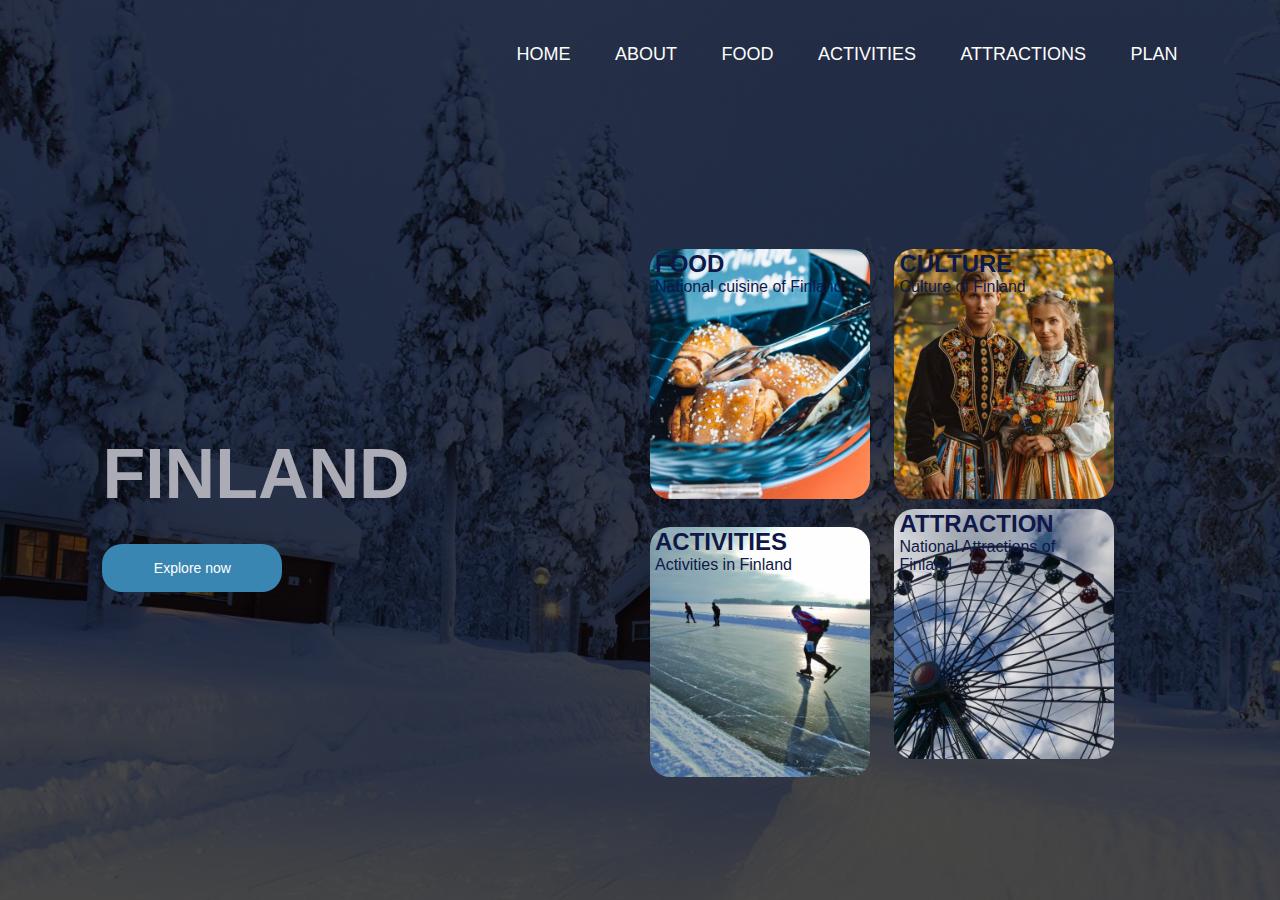
<file: index.html>
<!DOCTYPE html>
<html lang="en">
    <head>
        <meta charset="UTF-8">
        <meta name="viewport" content="width=device-width, initial-scale=1">
        <link rel="stylesheet" type="text/css" href="style.css">
        <title> Country </title>
        </head>
        <body>
            <div class="container">
                <!--Navigation bars-->
                <div class="navbar">
                    <nav>
                        <ul>
                            <li><a href="">HOME</a></li>
                            <li><a href="about.html">ABOUT</a></li>
                            <li><a href="food.html">FOOD</a></li>
                            <li><a href="activities.html">ACTIVITIES</a></li>
                            <li><a href="attraction.html">ATTRACTIONS</a></li>
                            <li><a href="plan.html">PLAN</a></li>
                        </ul>
                    </nav>
                </div>
                <div class = "row">
                    <!--Button linking to about page-->
                    <div class="col">
                        <h1> FINLAND </h1>
                        <button onclick="gotoaboutpage()" id="gotoabout" class="button indexbutton"> Explore now </button>
                       
                    </div>
            

                    <div class="col">
                        <div class="card card1">
                            <h2> FOOD </h2>
                            <p> National cuisine of Finland </p>
                        </div>
                        <div class="card card2">
                            <h2> CULTURE </h2>
                            <p> Culture of Finland </p>
                        </div>
                        <div class="card card3">
                            <h2> ACTIVITIES </h2>
                            <p> Activities in Finland </p>
                        </div>
                        <div class="card card4">
                            <h2> ATTRACTION </h2>
                            <p> National Attractions of Finland </p>
                        </div>
                    </div>
                </div>
            </div>


             <!--JS link-->
            <script src="script.js"></script>
        </body>
</html>
</file>
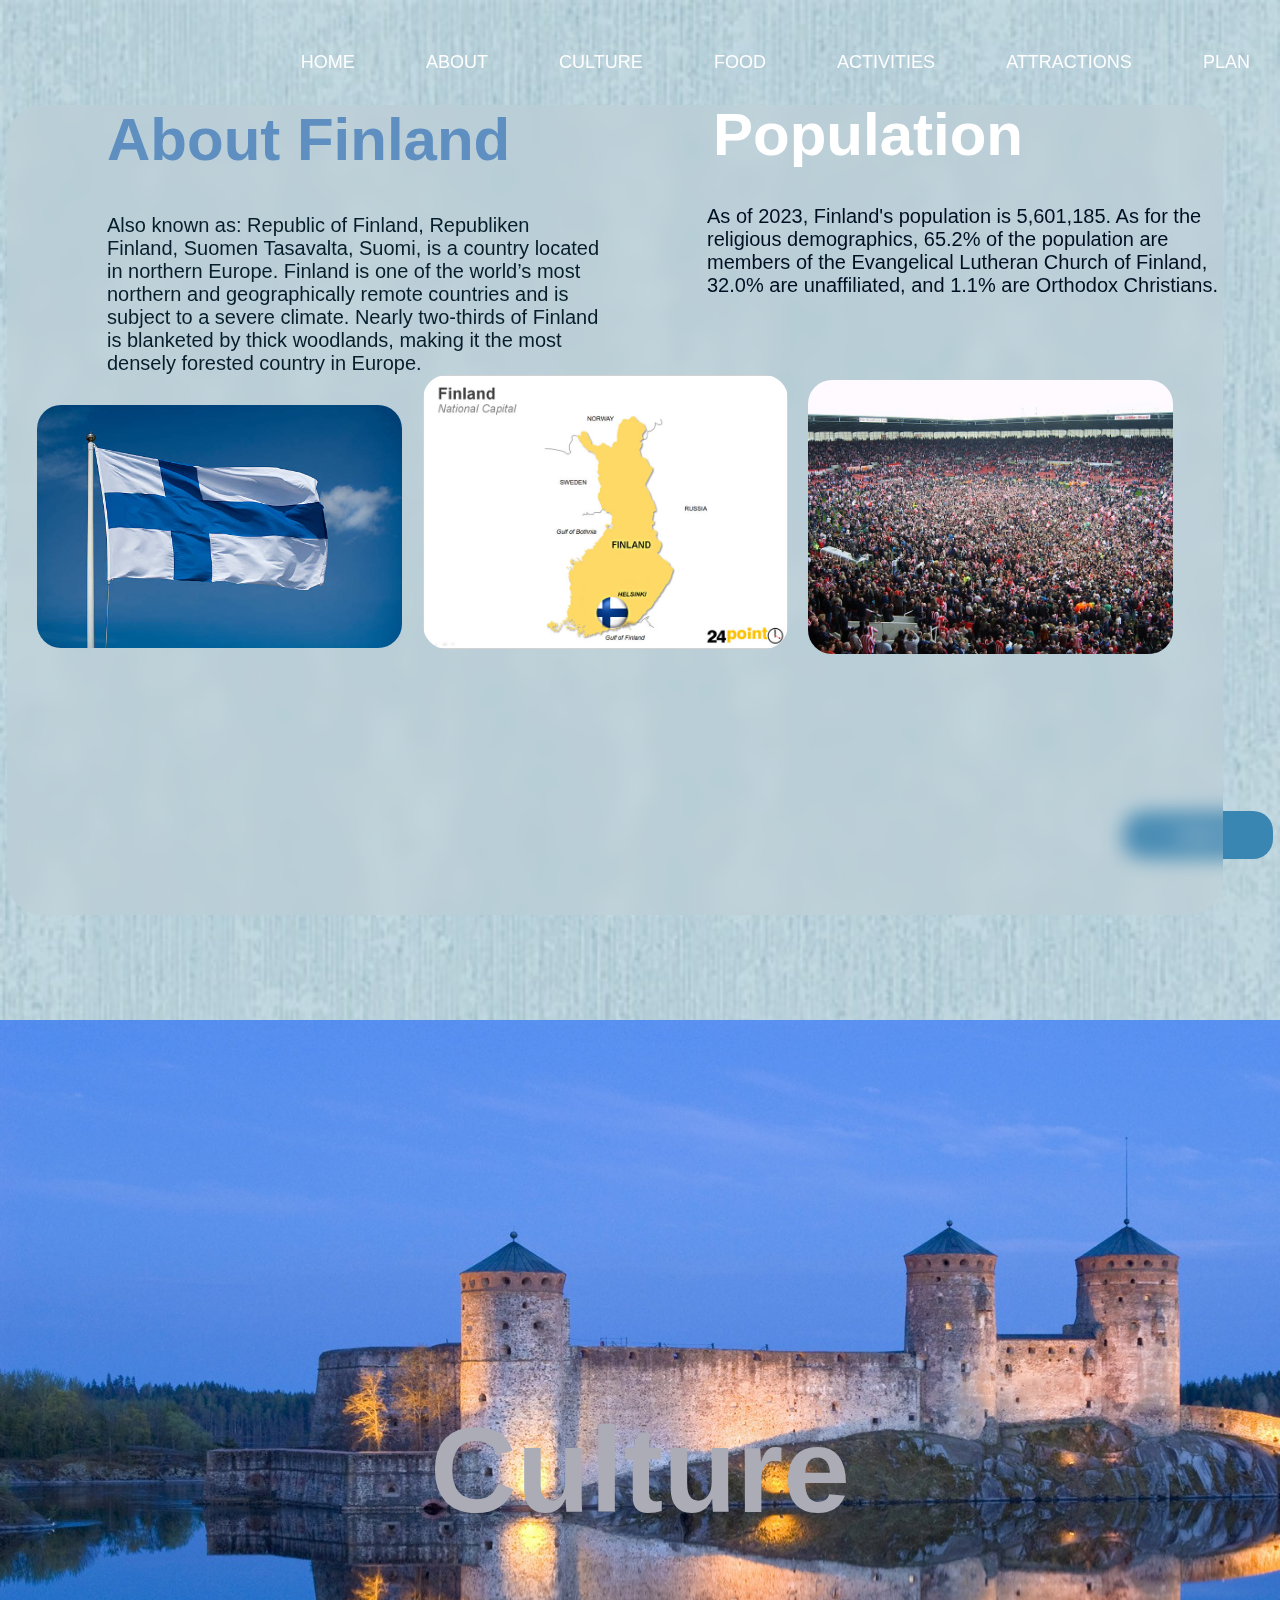
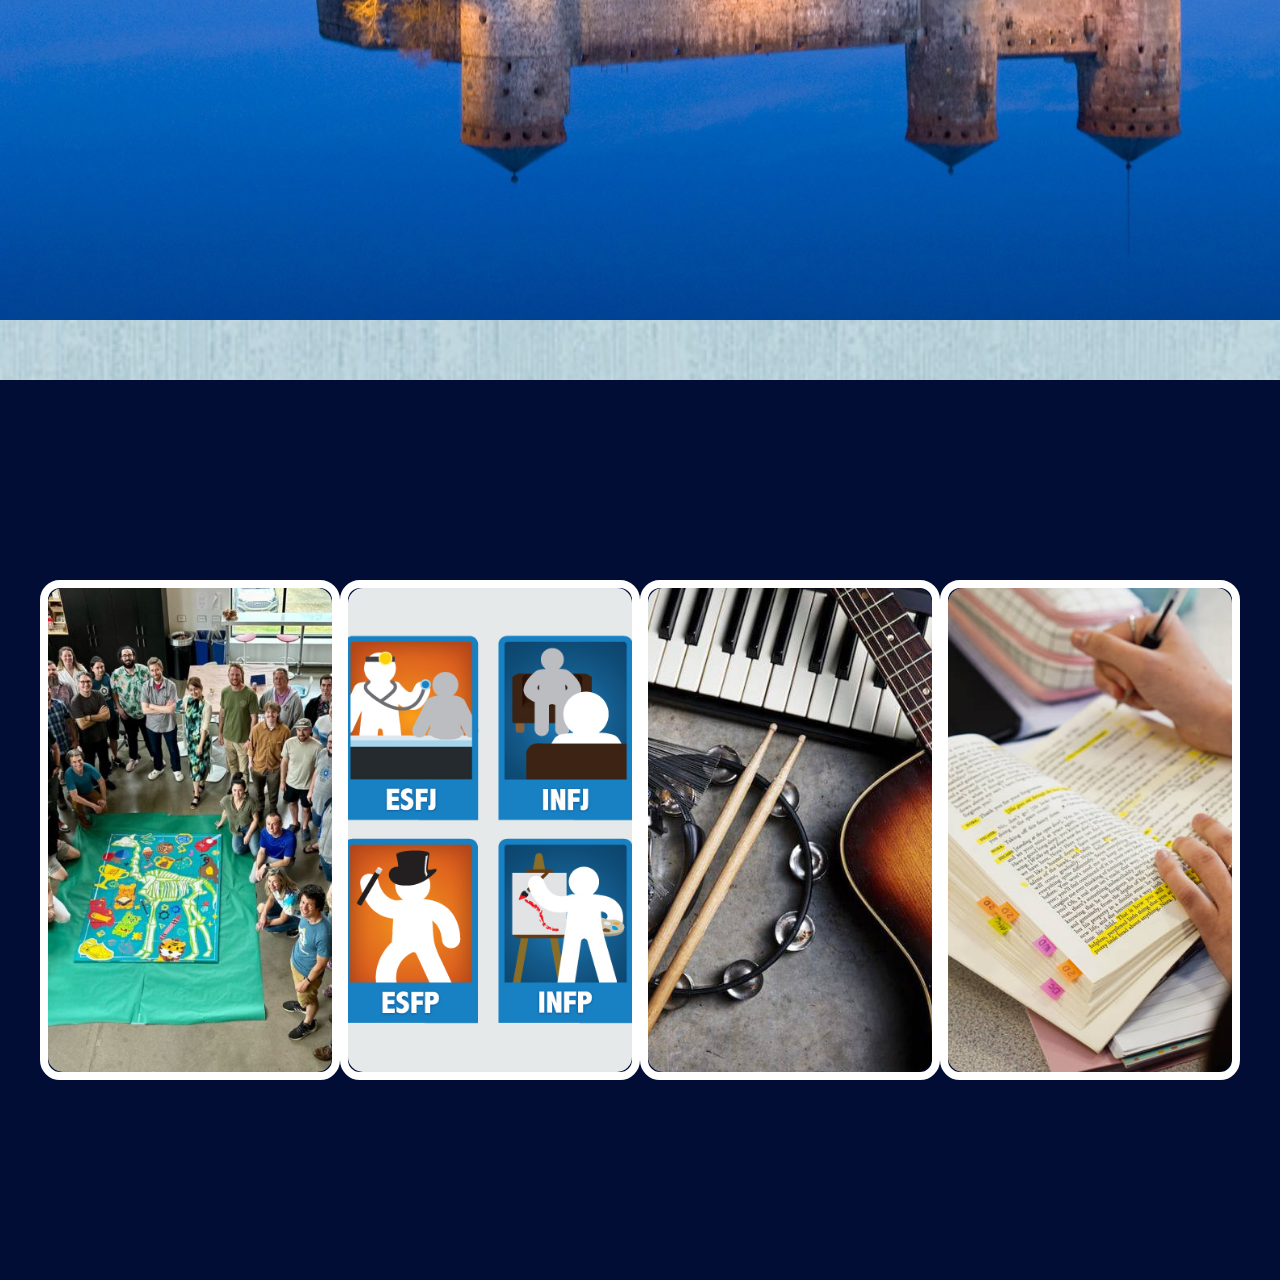
<file: about.html>
<!DOCTYPE html>
<html lang="en">
    <head>
        <meta charset="UTF-8">
        <meta name="viewport" content="width=device-width, initial-scale=1">
        <link rel="stylesheet" type="text/css" href="style.css">
        <title> About </title>
    </head>
        <body class="aboutpage">
            <!--Navigation bars-->
            <div class="navbar1">
                <nav class="aboutnav">
                    <ul>
                        <li><a href="index.html">HOME</a></li>
                        <li><a href="about.html">ABOUT</a></li>
                        <li><a href="#culture">CULTURE</a></li>
                        <li><a href="food.html">FOOD</a></li>
                        <li><a href="activities.html">ACTIVITIES</a></li>
                        <li><a href="attraction.html">ATTRACTIONS</a></li>
                        <li><a href="plan.html">PLAN</a></li>
                    </ul>
                </nav>
            </div>
        <section id="about">
            <div class="about-box">
             <div class="about-content">
                 <h1> About Finland </h1>
                 <p> Also known as: Republic of Finland, Republiken Finland, Suomen Tasavalta, Suomi, is a country located in northern Europe. Finland is one of the world’s most northern and geographically remote countries and is subject to a severe climate. Nearly two-thirds of Finland is blanketed by thick woodlands, making it the most densely forested country in Europe.</p> <!--Information from Britannica, Available at https://www.britannica.com/place/Finland--> 
             </div>
             <div class="about-population">
                <h2> Population </h2>
                <p> As of 2023, Finland's population is 5,601,185. As for the religious demographics, 65.2% of the population are members of the Evangelical Lutheran Church of Finland, 32.0% are unaffiliated, and 1.1% are Orthodox Christians. </p> <!--Information from Wikipedia. *Religion in Finland*. Available at https://en.wikipedia.org/wiki/Religion_in_Finland-->
             </div>

               <div class="right-grid">
                <img src="pictures/flag.jpg" alt="img" class="about-img"> 
                <img src="pictures/population.jpg" alt="img" class="about-img1"> <!--Image from Wikipedia. Available at https://en.wikipedia.org/wiki/Pitch_invasion-->
                <img src="pictures/mapimage.jpg" alt="img" class="about-img2"> <!--Image from Flickr. Available at https://www.flickr.com/photos/24point0/6301602572 -->
               </div>
            </div>
            <!--Button linking to culture page-->
            <button onclick="toculturepage()" class="button1 culturebutton">Culture</button>
        </section>
    <!--Culture Page and its content-->
        <section id="culture">
                <div class="culture-intro">
                    <h1> Culture </h1>
                </div>
        </section>

    <section class="culture-page">
        <div class="culture-box">
            <div class="culturecard">
                <img src="pictures/peopleimg.jpg" alt="img" class="peopleimg"> <!--Image from Rustici Software. Available at https://rusticisoftware.com/about/?utm_source=google&utm_medium=natural_search-->
                <div class="culturecontent">
                    <h1>People</h1>
                    <p>Finns view themselves as egalitarian people whose culture is based on democratic principles of respect and interdependence. They like people for who they are and not for what they do for a living, their professional accomplishments, or how much money they earn.</p>
                </div>
            </div>

            <div class="culturecard">
                <img src="pictures/personality.jpg" alt="img" class="personalityimg"><!--Image from Dribble. Available at https://dribbble.com/shots/1422688-Myers-Briggs-Personality-Type-Icons-->
                <div class="culturecontent">
        <!--All information from FinlandQ. *What is Finnish culture? Everything aboout Finnish culture*. Available at https://finlandq.com/finnish-culture/ (Accessed: 6 November 2024)-->            
                    <h1>Personality</h1> 
                    <p>Although the Finns often seem silent, it does not mean that they are not warm-hearted. Finns believe that they should break the silence only when they have something valuable to say. Finns are often very punctual in their work. Work is done quietly, quickly, and conscientiously.</p>
                </div>
            </div>

            <div class="culturecard">
                <img src="pictures/music.jpg" alt="img" class="musicimg"> <!--Image from Music House, 2024. Available at https://www.musichouseschool.com/piano-guitar-or-drums-how-to-pick-your-first-musical-instrument-->
                <div class="culturecontent">
                    <h1>Music</h1>
                    <p>Finland is a country where people love tango. However, Finnish tango is not as energetic as the Argentinean tango but rather emotionally charged. Each year in Seinäjoki, the “Tango Capital,” the Finnish king and queen of tango are chosen. They have to not only dance but also sing. In Finland, jazz music is highly popular, with the most famous Finnish jazz festival held annually in Pori.</p>
                </div>
            </div>
        

            <div class="culturecard">
                <img src="pictures/literature.jpg" alt="img" class="literatureimg"> <!--Image from City of Portsmouth College. Available at https://www.city-of-portsmouth-college.ac.uk/a-levels/a-level-english-language-and-literature-q100037/-->
                <div class="culturecontent">
                    <h1>Literature</h1>
                    <p>Any discussion of Finnish literature must start with the “Kalevala,” the national epic of Finland. Elias Lönnrot, in the mid-19th century, compiled folk songs and wove them together into the epic “Kalevala.” He claimed he merely laid the pieces together, but in reality, he created a completely new work.</p>
                </div>
            </div>
        </div>
        
        
        

    </section>
    <!--JS link-->
    <script src="script.js"></script>
    </body>
    </html>
</file>
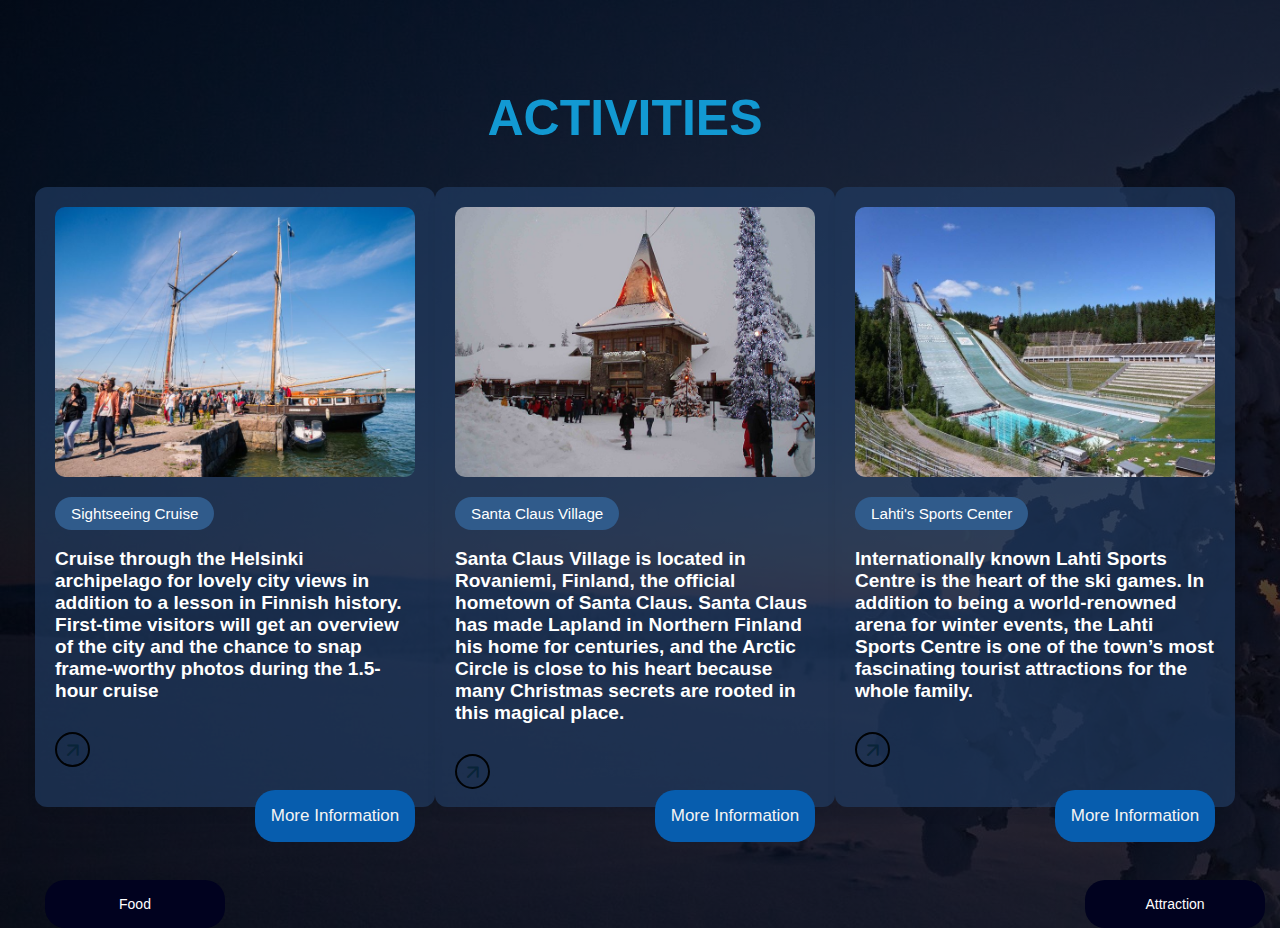
<file: activities.html>
<!DOCTYPE html>
<html lang="en">
    <head>
        <meta charset="UTF-8">
        <meta name="viewport" content="width=device-width, initial-scale=1">
        <!--Link to the arrow forward icon-->
        <link rel="stylesheet" href="https://fonts.googleapis.com/css2?family=Material+Symbols+Rounded:opsz,wght,FILL,GRAD@24,400,0,0&icon_names=arrow_forward">
        <link rel="stylesheet" type="text/css" href="style.css">
        <title> Activities and Attractions </title>
        </head>
        <body class="funpage">
            <div id="activitycontainer">
                <div class="activityheader">
                    <h1> ACTIVITIES </h1>
                </div>
                <!--Activity contents-->
                <div id="act-wrapper">
                    <ul class="activity-list">
                        <li class="activity-item">
                            <a href="#" class="activity-link">
                                <img src="pictures/sightseeingcruise.jpg" alt="Activity Image" class="activity-image"> <!--Image from Finland Convention Bureau. Available at https://fcb.visitfinland.com/en/plan/incentives/water-activities/-->
                                <p class="activity1 cruise">Sightseeing Cruise</p>
                                <h2 class="activity-title">Cruise through the Helsinki archipelago for lovely city views in addition to a lesson in Finnish history. First-time visitors will get an overview of the city and the chance to snap frame-worthy photos during the 1.5-hour cruise</h2> <!--viator. Sightseeing Cruise in Archipelago of Helsinki. Available at https://www.viator.com/en-IN/tours/Helsinki/Historical-Archipelago-Cruise/d803-60311P3 (Accessed: 7 November 2024)-->
                                <button class="activity-button material-symbols-rounded">arrow_forward</button>
                                <a href="https://www.viator.com/en-IN/tours/Helsinki/Historical-Archipelago-Cruise/d803-60311P3">
                                    <button class="ext-link extbutton">More Information</button>
                                </a>
                            </a>
            
                        </li>
                        <li class="activity-item">
                            <a href="#" class="activity-link">
                                <img src="pictures/santaclaus.jpg" alt="Activity Image" class="activity-image"> <!--Image from Wikipedia, 2015. Available at https://en.wikipedia.org/wiki/Santa_Claus%27_Main_Post_Office-->
                                <p class="activity1 santa">Santa Claus Village</p>
                                <h2 class="activity-title">Santa Claus Village is located in Rovaniemi, Finland, the official hometown of Santa Claus. Santa Claus has made Lapland in Northern Finland his home for centuries, and the Arctic Circle is close to his heart because many Christmas secrets are rooted in this magical place.</h2> <!--Santa Claus Village. Welcome to Santa Claus Village & the Arctic Circle!. Available at https://santaclausvillage.info/ (Accessed: 7 November 2024)-->
                                <button class="activity-button material-symbols-rounded">arrow_forward</button>                   
                               <a href="https://santaclausvillage.info/">
                                    <button class="ext-link extbutton">More Information</button>
                                </a>
                            </a>
                        </li>
                        <li class="activity-item">
                            <a href="#" class="activity-link">
                                <img src="pictures/lahtisportcenter.jpg" alt="Activity Image" class="activity-image">
                                <p class="activity1 lahti">Lahti's Sports Center</p>
                                <h2 class="activity-title">Internationally known Lahti Sports Centre is the heart of the ski games. In addition to being a world-renowned arena for winter events, the Lahti Sports Centre is one of the town’s most fascinating tourist attractions for the whole family.</h2> <!--Lakeland. Lahti Sports Centre. Available at https://visitlakelandfinland.com/products/lahti-sports-centre/ (Accessed: 7th November 2024)-->
                                <button class="activity-button material-symbols-rounded">arrow_forward</button>
                                <a href="https://visitlakelandfinland.com/products/lahti-sports-centre/">
                                    <button class="ext-link extbutton">More Information</button>
                                </a>
                            </a>
                        </li>
                        
                    </ul>
                    
                </div>
            </div>

            <!--Links to next attraction page-->
          
                <button onclick="toattractionpage()" class="button3 tonextpgbutton"> Attraction </button>
               
            <!--Links to previous food page-->
                <a href="food.html">
                    <button onclick="backtofoodpage()" class="button4 topreviouspgbutton">Food</button>
                    </a>
                    
                    <!--JS link-->
                    <script src="script.js"></script>
        </body>
</html>

<!--Stray end tag a,  element button must not appear as a descendant of the a element, start tag a seen but an element of the same type was already-->
</file>
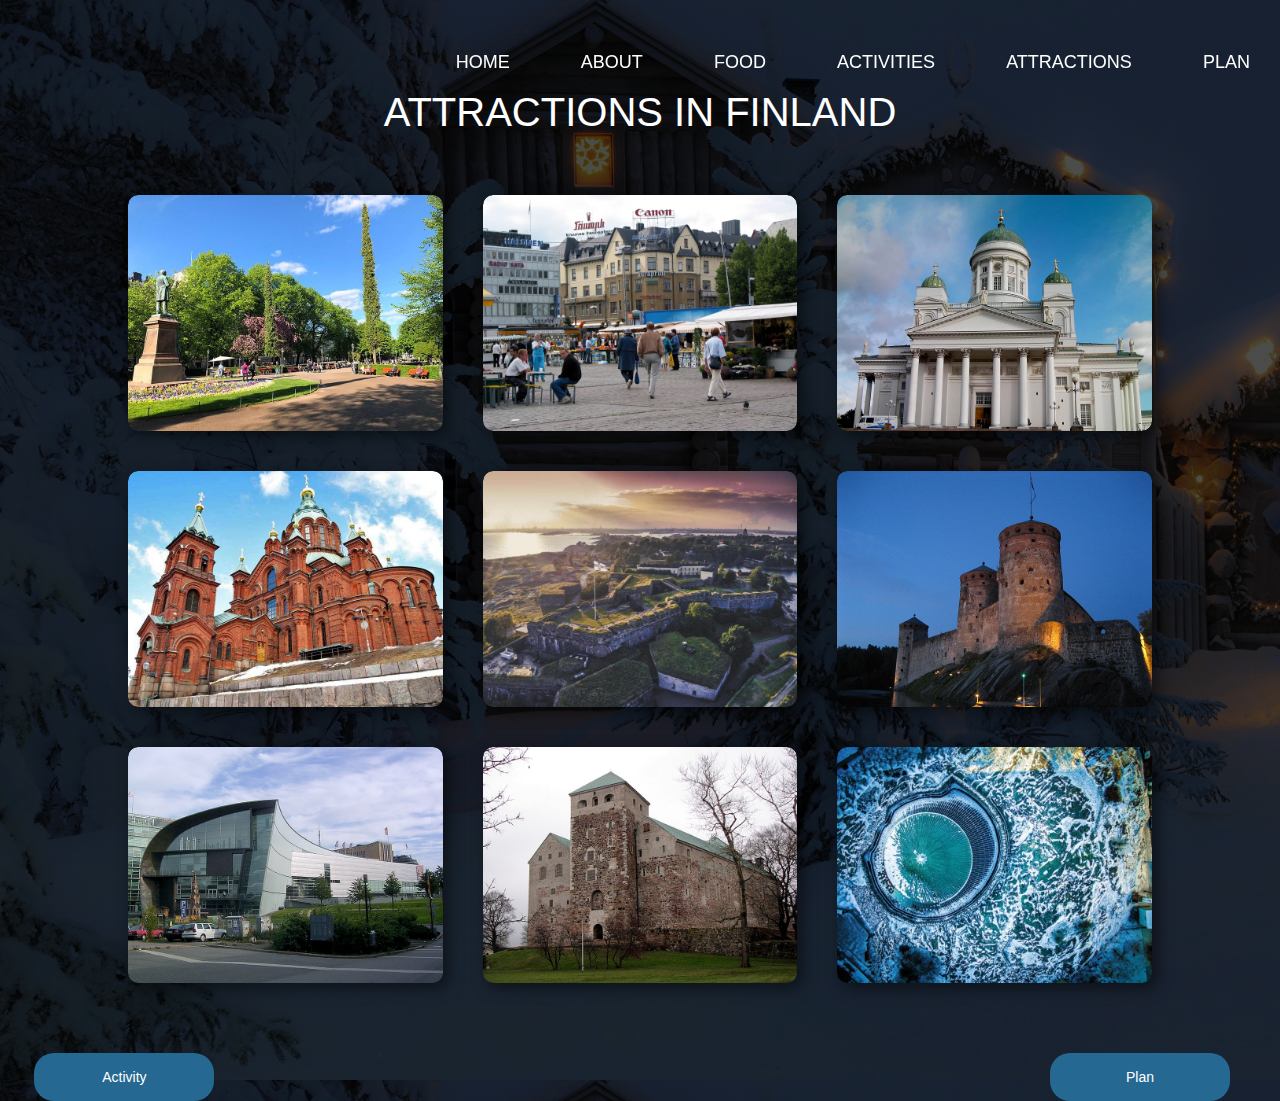
<file: attraction.html>
<!DOCTYPE html>
<html lang="en">
    <head>
        <meta charset="UTF-8">
        <meta name="viewport" content="width=device-width, initial-scale=1">
        <link rel="stylesheet" type="text/css" href="style.css">
        <title> Attraction </title>
    </head>

    <body class="attractpage">
        <!--Navigation bars-->
        <div class="navbar3">
            <nav class="actnav">
                <ul>
                    <li><a href="index.html">HOME</a></li>
                    <li><a href="about.html">ABOUT</a></li>
                    <li><a href="food.html">FOOD</a></li>
                    <li><a href="activities.html">ACTIVITIES</a></li>
                    <li><a href="attraction.html">ATTRACTIONS</a></li>
                    <li><a href="plan.html">PLAN</a></li>
                </ul>
            </nav>
        </div>
        <!--Attraction and its card content-->
            <div class="attract-heading">
                <h2>ATTRACTIONS IN FINLAND </h2>
            </div>
            <!--Images from Google. Top Sights in Finland. Available at https://www.google.com/search?q=attractions+in+finland&sca_esv=6c6542941364db10&rlz=1C1GCEA_enBN975BN975&sxsrf=ADLYWILi9E99wBAbGBrvuySyAVVWNVEpcA:1731416533955&udm=15&sa=X&ved=2ahUKEwjMr9ub7daJAxVssFYBHQPyDrIQxN8JegQIIhA1&biw=1280&bih=632&dpr=1.5-->
        <div id="attract-card">
            <div class="attract-box">
                <div class="attbox">
                    <img src="pictures/esplanadi.jpg" alt="">
                    <div class="overlay">
                        <h3>Esplanadi</h3>
                        <a href="https://www.myhelsinki.fi/en/see-and-do/sights/esplanade-park">Further Details</a>
                    </div>
                </div>
                <div class="attbox">
                    <img src="pictures/kauppatori.jpg" alt="">
                    <div class="overlay">
                        <h3>Kauppatori</h3>
                        <a href="https://www.myhelsinki.fi/en/see-and-do/sights/market-square">Further Details</a>
                    </div>
                </div>
                <div class="attbox">
                    <img src="pictures/helsinkicathedral.jpg" alt="">
                    <div class="overlay">
                        <h3>Helsinki Cathedral</h3>
                        <a href="https://helsingintuomiokirkko.fi/index/info.html">Further Details</a>
                    </div>
                </div>
                <div class="attbox">
                    <img src="pictures/uspenskicathedral.jpg" alt="">
                    <div class="overlay">
                        <h3>Uspenski Cathedral</h3>
                        <a href="https://www.hos.fi/en/uspenski-cathedral-main-cathedral-of-the-orthodox-parish-of-helsinki-and-the-diocese-of-helsinki/">Further Details</a>
                    </div>
                </div>
                <div class="attbox">
                    <img src="pictures/suomenlinna.jpg" alt="">
                    <div class="overlay">
                        <h3>Suomenlinna</h3>
                        <a href="https://www.suomenlinna.fi/">Further Details</a>
                    </div>
                </div>
                <div class="attbox">
                    <img src="pictures/olavinlinna.jpg" alt="">
                    <div class="overlay">
                        <h3>Olavinlinna</h3>
                        <a href="https://www.kansallismuseo.fi/en/olavinlinna">Further Details</a>
                    </div>
                </div>
                <div class="attbox">
                    <img src="pictures/museum.jpg" alt="">
                    <div class="overlay">
                        <h3>Contemporary Art Kiasma</h3>
                        <a href="https://kiasma.fi/">Further Details</a>
                    </div>
                </div>
                <div class="attbox">
                    <img src="pictures/turkucastle.jpg" alt="">
                    <div class="overlay">
                        <h3>Turku Castle</h3>
                        <a href="https://www.turku.fi/en/turkucastle">Further Details</a>
                    </div>
                </div>
                <div class="attbox">
                    <img src="pictures/temppeliaukio.jpg" alt="">
                    <div class="overlay">
                        <h3>Temppeliaukio Church</h3>
                        <a href="https://www.temppeliaukionkirkko.fi/en/index/nimi.html">Further Details</a>
                    </div>
                </div>
            </div>
         </div>
    
    <!--Links to next page, planning page-->
        <button onclick="toplanpage()" class="button7 tonextpgbutton2"> Plan </button>
    <!--Links to previous page, activity page-->
            <button onclick="backtoactivitiespage()" class="button8 topreviouspgbutton2"> Activity </button> 
            
            <!--JS link-->
            <script src="script.js"></script>
</body>
</html>
</file>
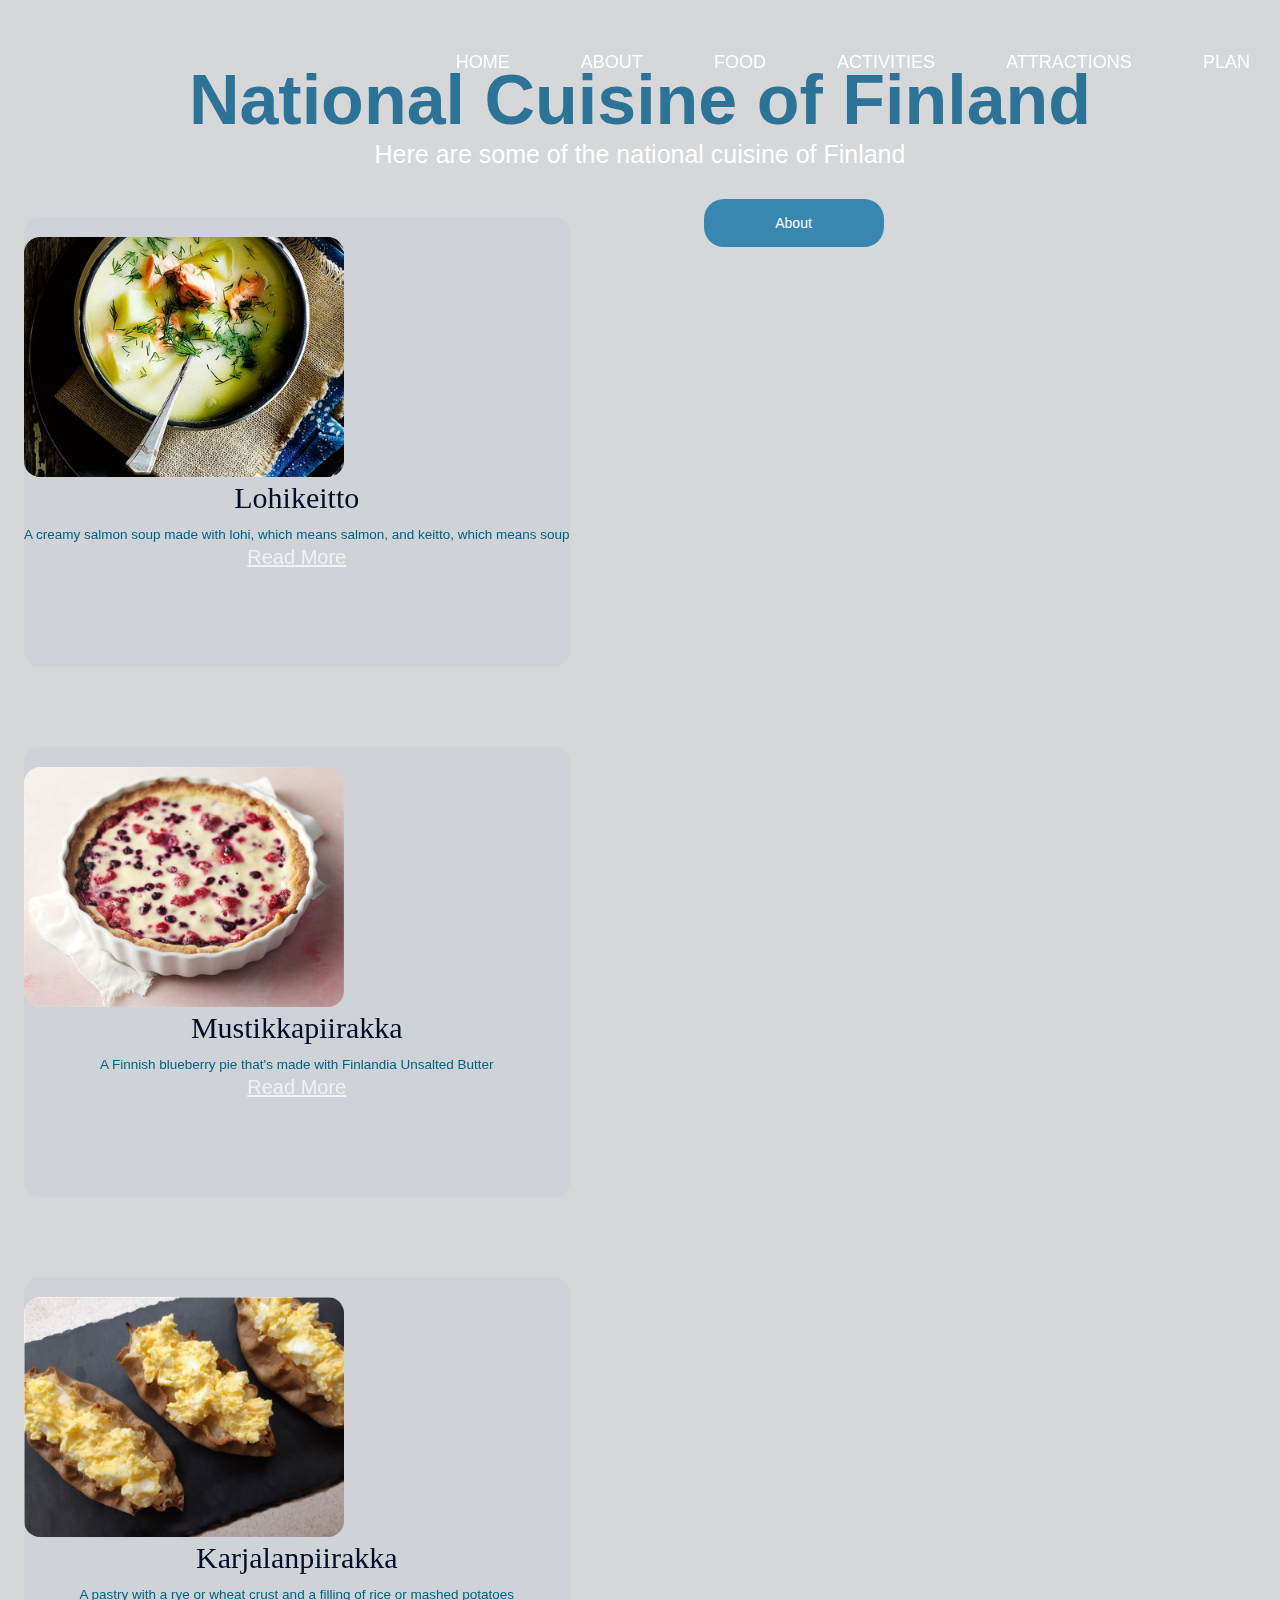
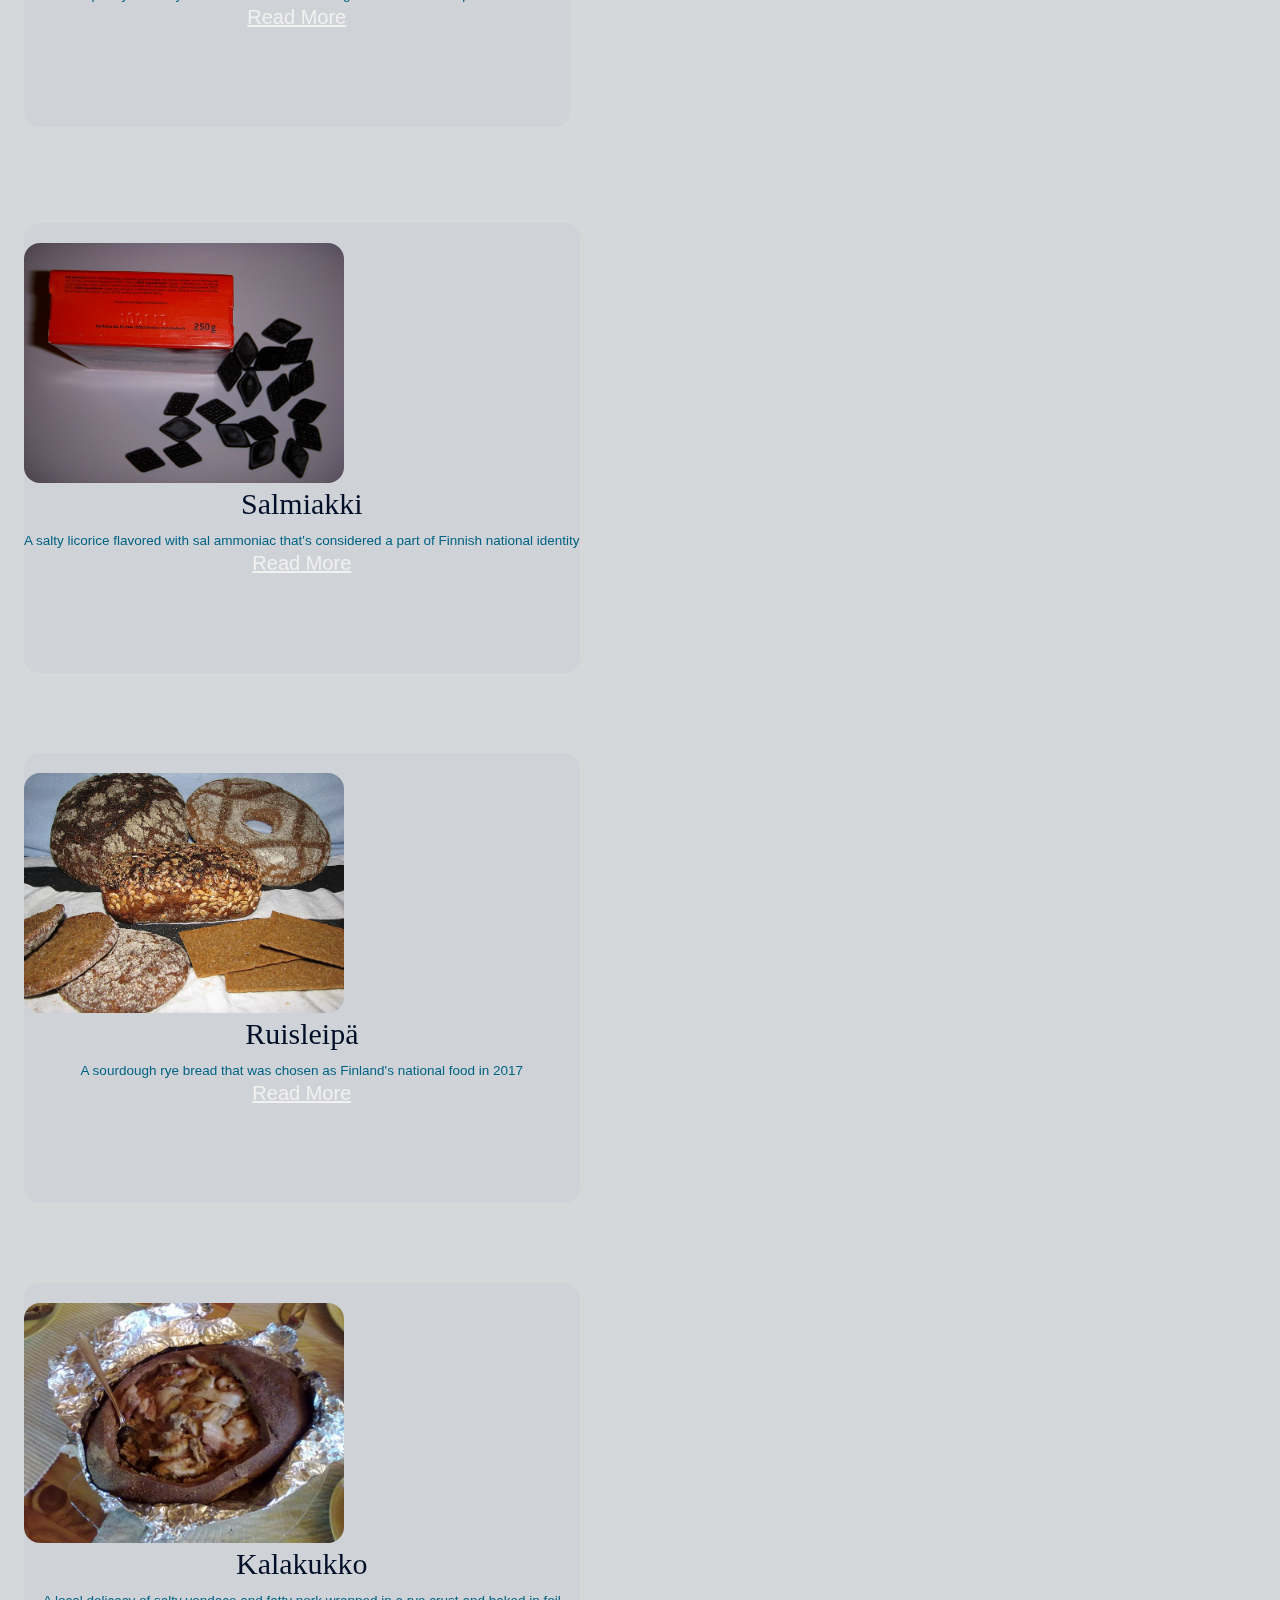
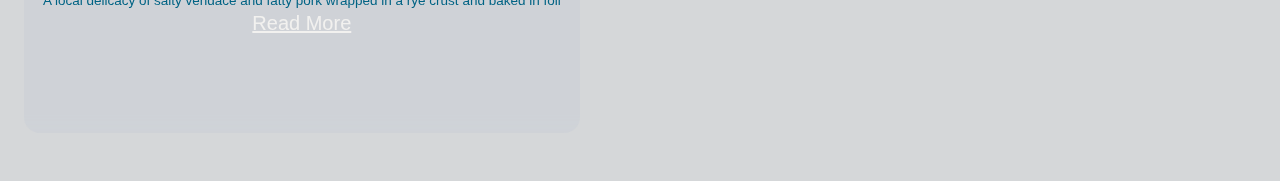
<file: food.html>
<!DOCTYPE html>
<html lang="en">
    <head>
        <meta charset="UTF-8">
        <meta name="viewport" content="width=device-width, initial-scale=1">
        <link rel="stylesheet" type="text/css" href="style.css">
        <title> Food </title>
        </head>
        <body class="foodpage">
            <!--Navigation bars-->
            <div class="navbar2">
                <nav class="foodnav">
                    <ul>
                        <li><a href="index.html">HOME</a></li>
                        <li><a href="about.html">ABOUT</a></li>
                        <li><a href="food.html">FOOD</a></li>
                        <li><a href="activities.html">ACTIVITIES</a></li>
                        <li><a href="attraction.html">ATTRACTIONS</a></li>
                        <li><a href="plan.html">PLAN</a></li>
                    </ul>
                </nav>
            </div>
            <div class="foodheader">
                <h1>National Cuisine of Finland</h1>
                <p> Here are some of the national cuisine of Finland </p>
            </div>
            <!--FinlandQ(2024) Finnish Food: A list of delicious Finnish dishes. Available at https://finlandq.com/finnish-food-a-list-of-delicious-finnish-dishes/ (Accessed: 5 November 2024).-->
            <div class="foodcontainer">
                <div class="foodcard">
                    <article class="foodarticle"> 
                        <img src="pictures/lohikeitto.jpg" alt="image" class="foodimg">
                        <div class="fooddata">
                            <h2 class="foodtitle"> Lohikeitto </h2>
                            <span class="food_description">A creamy salmon soup made with lohi, which means salmon, and keitto, which means soup </span>
                            <a href="https://en.wikipedia.org/wiki/Lohikeitto" class="foodbutton"> Read More </a>                           
                        </div>
                    </article>
               

                    <article class="foodarticle">
                        <img src="pictures/Mustikkapiirakka.jpg" alt="image" class="foodimg">

                        <div class="fooddata">
                            <h2 class="foodtitle"> Mustikkapiirakka</h2>
                            <span class="food_description"> A Finnish blueberry pie that's made with Finlandia Unsalted Butter</span>
                            <a href="https://fi.wikipedia.org/wiki/Mustikkapiirakka" class="foodbutton"> Read More </a>                           
                        </div>
                    </article>


                    <article class="foodarticle">
                        <img src="pictures/Karjalanpiirakka.jpg" alt="image" class="foodimg">

                        <div class="fooddata">
                            <h2 class="foodtitle"> Karjalanpiirakka</h2>
                            <span class="food_description"> A pastry with a rye or wheat crust and a filling of rice or mashed potatoes</span>
                            <a href="https://en.wikipedia.org/wiki/Karelian_pasty" class="foodbutton"> Read More </a>                           
                        </div>
                    </article>
                </div>
            </div>

            <div class="foodcontainer1">
                
                <div class="foodcard1">
                    <article class="foodarticle1">
                        <img src="pictures/Salmiakki.jpg" alt="image" class="foodimg1">
                        <div class="fooddata">
                            <h2 class="foodtitle1"> Salmiakki </h2>
                            <span class="food_description1">A salty licorice flavored with sal ammoniac that's considered a part of Finnish national identity  </span>
                            <a href="https://en.wikipedia.org/wiki/Salty_liquorice" class="foodbutton1"> Read More </a>                           
                        </div>
                    </article>
               

                    <article class="foodarticle1">
                        <img src="pictures/Ruisleipä.JPG" alt="image" class="foodimg1">

                        <div class="fooddata1">
                            <h2 class="foodtitle1"> Ruisleipä</h2>
                            <span class="food_description1"> A sourdough rye bread that was chosen as Finland's national food in 2017</span>
                            <a href="https://fi.wikipedia.org/wiki/Ruisleip%C3%A4" class="foodbutton1"> Read More </a>                           
                        </div>
                    </article>


                    <article class="foodarticle1">
                        <img src="pictures/Kalakukko.jpg" alt="image" class="foodimg1">

                        <div class="fooddata1">
                            <h2 class="foodtitle1"> Kalakukko </h2>
                            <span class="food_description1"> A local delicacy of salty vendace and fatty pork wrapped in a rye crust and baked in foil</span>
                            <a href="https://en.wikipedia.org/wiki/Kalakukko" class="foodbutton1"> Read More </a>                           
                        </div>
                    </article>
                </div>
            </div>
            <!--Button linking to next page, activity page-->
         
                <button onclick="toactivitiespage()" class="button5 tonextpgbutton1"> Activity </button>
        
            
                <!--Button linking to previous page, about page-->
             
                    <button onclick="backtoaboutpage()" class="button6 topreviouspgbutton1"> About </button>
              
                <!--JS link-->
                <script src="script.js"></script>
         </body>

</html>
</file>
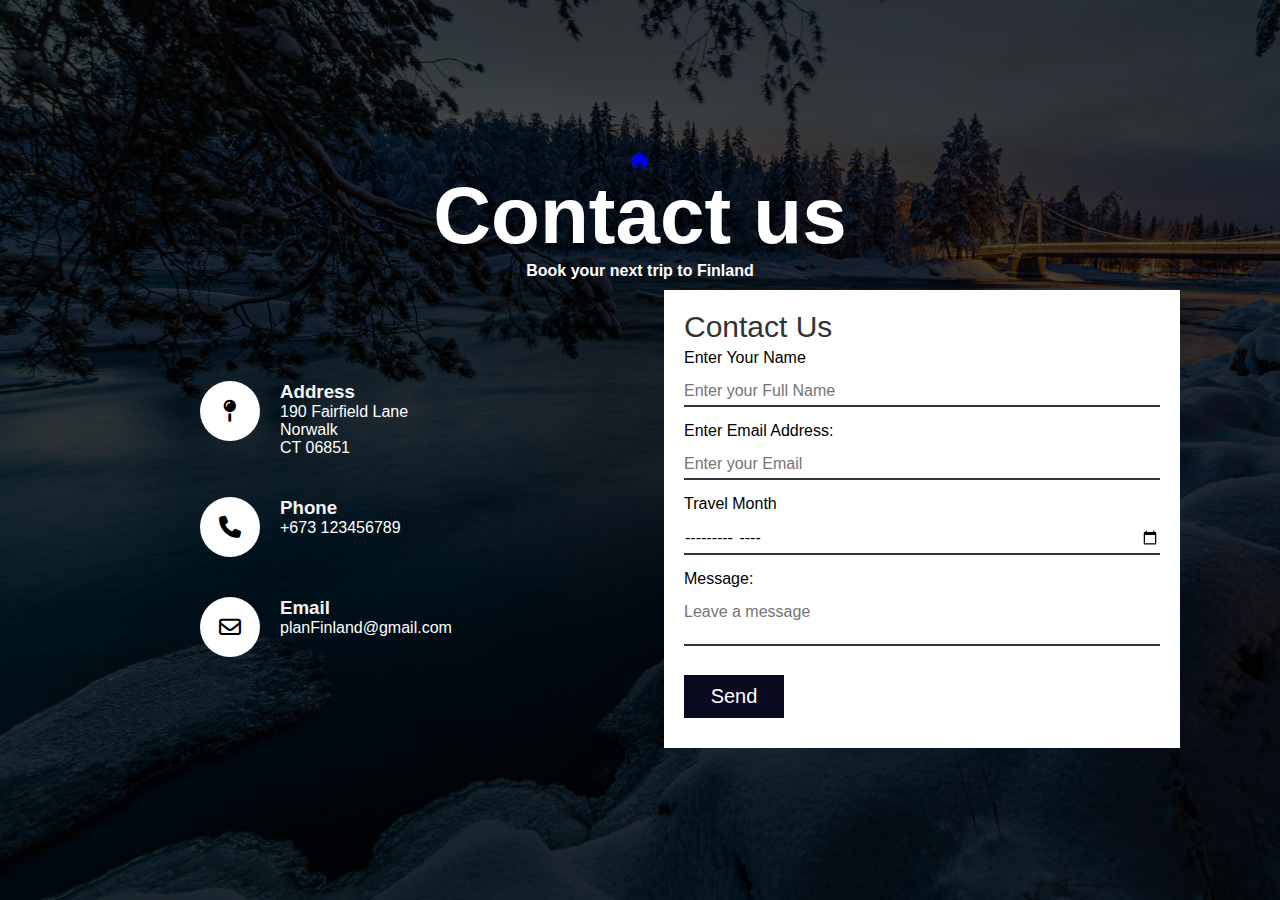
<file: plan.html>
<!DOCTYPE html>
<html lang="en">

<head>
    <meta charset="UTF-8">
    <meta name="viewport" content="width=device-width, initial-scale=1.0">
    <title>Contact Us</title>
    <!--Link to access to icons/logos-->
    <link rel="stylesheet" href="https://cdnjs.cloudflare.com/ajax/libs/font-awesome/6.5.2/css/all.min.css">
    <link rel="stylesheet" href="style.css">
</head>

<body>
    <section class="contact">
        <div class="navplan">
            <a href="index.html" title="Go to Home page"><em class="fa-solid fa-house"></em></a>
        </div>
        <div class="plancontent">
            <h2> Contact us </h2>
            <p> Book your next trip to Finland </p>
        </div>
        <!--Contact us part on the left-->
        <div class="plancontainer">
            <div class="contactinfo">
                <div class="planbox">
                    <div class="icon"><em class="fa-solid fa-map-pin"></em>
                    </div>
                    <div class="text">
                        <h3> Address </h3>
                        <p> 190 Fairfield Lane <br>
                            Norwalk<br> CT 06851</p>
                    </div>
                </div>
                <div class="planbox">
                    <div class="icon"><em class="fa-solid fa-phone"></em>
                    </div>
                    <div class="text">
                        <h3> Phone </h3>
                        <p> +673 123456789 </p>
                       
                    </div>
                </div>
                    <div class="planbox">
                        <div class="icon"><em class="fa-regular fa-envelope"></em>
                        </div>
                            <div class="text">
                                <h3> Email </h3>
                                <p> planFinland@gmail.com </p>
                         </div>
                 </div>
                </div>
                <!--User's input on the right-->
                        <div class="contactform">

                            <form id="myForm" onsubmit="return validateForm()">
                                <h2>Contact Us</h2>
                                <div class="inputbox">
                                    <label for="name">Enter Your Name</label>
                                    <input type="text" id="name" placeholder="Enter your Full Name">
                                </div>
                    
                                <div class="inputbox">
                                    <label for="email">Enter Email Address:</label>
                                    <input type="email" id="email" placeholder="Enter your Email">
                                </div>
                    
                                <div class="inputbox">
                                    <label for="month">Travel Month</label>
                                    <input type="month" id="month">
                                   
                                </div>
                    
                                <div class="inputbox">
                                    <label for="message">Message:</label>
                                    <textarea id="message" placeholder="Leave a message"></textarea>
                                </div>
                    
                                <div class="inputbox">
                                    <input type="submit" value="Send">
                                    <p id="errorMessage"></p>
                                </div>
                                
                            </form>
                        </div>
                        </div>
                    
    </section>
    <!--JS link-->
    <script src="script.js"></script>

</body>

</html>

<!--No bugs or errors-->
</file>
<file: style.css>
* {
    margin: 0;
    padding: 0;
    font-family: 'Gill Sans', 'Gill Sans MT', Calibri, 'Trebuchet MS', sans-serif;
    box-sizing: border-box;
}

.container {
    font-weight: 400;
    width: 100%;
    height : 100vh;
    background-image: linear-gradient(rgba(0,0,0,0.7) , rgba(0,0,0,0.7)), url(pictures/background.jpg);
    background-position: center;
    background-size: cover;
    padding-left:8%;
    padding-right: 8%;
    box-sizing: border-box;
    overflow: hidden;
}

.navbar {
    height: 12%;
    display: flex;
    align-items: center;
}

.navbar1, .navbar2, .navbar3 {
    width: 100%;
    position:fixed;
    top:0;
    right: 30px;
    height: 12%;
    display: flex;
    align-items: center;
    font-size: 40px;
    box-shadow: 2px 2px 10px rgba(0,0,0,0);
    padding: 10px 0;
}

.aboutnav ul li,
.foodnav ul li,
.actnav ul li
{
    list-style: none;
    display: inline-block;
    margin-left: 60px;
}

nav {
    flex:1;
    text-align: right;

}

nav ul li {
    list-style: none;
    display: inline-block;
    margin-left: 40px;
}

nav ul li a {
    text-decoration: none;
    color: #fefefe;
    font-size: 18px;
}

.foodnav ul li a {
    text-decoration: none;
    color: #fffffd;
    font-size: 18px;
}

.foodnav ul :hover {
    color:rgb(3, 163, 227)
}

nav ul :hover {
    color: rgb(9, 20, 33)
}

html{
    opacity: 1;
    transition: opacity 1s ease-in-out;
}

.fade-out {
    opacity:0;
}

.row {
    display:flex;
    height: 90%;
    align-items: center;
}

.col {
    flex-basis: 50%;
}

h1{
    color: rgb(172, 172, 182);
    font-size:70px;
}

.button {
    width : 180px;
    font-size: 14px;
    padding : 16px 0;
    background: #fff;
    border: 0;
    border-radius: 20px;
    outline: none;
    margin-top: 30px;
    cursor: pointer;
    transition-duration: 0.4s;
}

.button1 {
    width: 150px;
    font-size:14px;
    padding: 16px;
    margin-top: 650px;
    margin-left: -100px;
    border-radius: 20px;
    outline: none;
    cursor:pointer;
}

.indexbutton, .culturebutton {
    background-color: #3a86b2;
    border: 2px;
    color:white;
    transition: transform 0.3s ease;
}

.indexbutton:hover, .culturebutton:hover {
    background-color: #0e122e;
}

#gotoabout {
    animation: bounce 2s infinite;
}

/* home page button animation */
@keyframes bounce {
    0%, 20%, 50%, 80%, 100% {
        transform: translateY(0);
    }
    40% {
        transform: translateY(-10px);
    }
    60% {
        transform: translateY(-5px);
    }
}

.page-transition {
    position: fixed;
    top: 0;
    left: 0;
    width: 100%;
    height: 100%;
    background: rgba(0, 0, 0, 0.5);
    display: none;
    z-index: 9999;
    opacity: 0;
    transition: opacity 0.5s ease;
}

.page-transition.active {
    display: block;
    opacity: 1;
}

.fade-out {
    opacity: 0;
    transition: opacity 1s ease;
}

.card {
    width: 220px;
    height: 250px;
    display: inline-block;
    border-radius: 20px;
    padding: 1px 5px;
    box-sizing: border-box;
    cursor: pointer;
    margin: 5px 10px;
    background-position: center;
    background-size: cover;
    color: #0f1848;
    transition: transform 0.5s; 
    font-weight: 400;
}

.card1 {
    background-image: url(pictures/food.jpg);
    /*Kivelä, J. *Korvapuusti-a pastry ebjoyed with a cup of coffee*[online image]. Available at https://www.visitfinland.com/en/articles/finnish-food-culture/*/
}

.card2 {
    background-image: url(pictures/culture.jpg);
    /*Civilisable. *Traditional Clothing* [online image]. Available at https://civilisable.com/finnish-culture/*/
}

.card3 {
    background-image: url(pictures/activities.jpg);
    /*Devi, P. (2017). *Charms of Saimaa: What to do on Finland's Largest Lake on Winter* [online image] Available at https://traveldiaryparnashree.com/2017/03/charms-of-saimaa-all-about-the-frozen-lake-and-winter-activities.html*/
}

.card4 {
    background-image: url(pictures/attraction.jpg);
    /*Walkhelsinki(2022). *Helksinki for Kids* [online image]. Available at https://walkhelsinki.fi/visit-helsinki-guided-tours/*/
}

.card:hover {
    transform: translate(-10px);
}

.about {
    width: 100%;
    position: relative;
}

html {
    scroll-behavior: smooth;
}

.scroll-to-top {
    position: fixed;
    bottom: 20px;
    right: 20px;
    background-color: #333;
    color: white;
    padding: 10px 15px;
    border-radius: 50%;
    cursor: pointer;
    display: none;
}

/* about and culture page */
.aboutpage {
    background-image: url(pictures/culconbackground.jpg);
    background-size: cover;
    opacity: 1;
    transition: opacity 1s ease-in-out;
   
}

#culture {
    background-image:url(pictures/culturebackground.jpg) ;
    background-size: cover;
}

.culture-intro h1{
    font-size: 120px;
}

/*Culture background color*/
#culture-page {
   background-color: #0a0e1f;
}

section {
    margin-top: 60px;
    display:flex;
    justify-content: center;
    align-items: center;
    width:100%;
    height: 100vh;
}

.about-box {
    background-color: rgba(230, 209, 209, 0.1);
    backdrop-filter: blur(10px);
    border-radius: 35px;
    height: 90vh;
    width: 95%;
}

.about-content h1 {
    margin-left: 100px;
    font-size: 60px;
    color:rgb(94, 143, 192);
}

.about-content p {
    display: grid;
    grid-template-columns:4fr 5fr;
    color: rgb(6, 30, 43);
    font-size: 20px;
    margin-top: 40px;
    margin-left: 100px;
}

.about-population h2 {
    margin-right: 200px;
    float:right;
    margin-top: -275px;
    font-size: 60px;
    color: white;
}

.about-population p{
    margin-left: 700px;
    float:right;
    margin-top: -170px;
    color: rgb(0, 14, 34);
    font-size: 20px;
    grid-template-columns: 4fr 5fr;
}

.about-img {
    float: left;
    width: 30%;
    margin-left: 30px;
    margin-top: 30px;
    border-radius: 1.5rem;
}

.about-img1 {
    float:right;
    width: 30%;
    margin-right: 50px;
    margin-top: 5px;
    border-radius: 1.5rem;
}

.about-img2 {
    float: right;
    width: 30%;
    margin-right: 20px;
    margin-bottom: 5px;
    border-radius: 1.5rem;
}

.personalityimg, .musicimg, .literatureimg  {
    height: 650px;
    width: 420px;
}

.culture-page {
    background-color: #010d34;
    width: 100%;
    height: 100vh;
    display:flex;
    justify-content: center;
    align-items: center;
}

.culturecard {
    float:left;
    width: 300px;
    height: 500px;
    border-radius: 20px;
    overflow: hidden;
    border: 8px solid #fff;
    position: relative;
}

.peopleimg, .personalityimg , .musicimg, .literatureimg {
    width: 100%;
    height: 100%;
    object-fit: cover;
    border-radius: 15px;
}

.culturecontent {
    width: 100%;
    height: 100%;
    top: 0;
    right: -100%;
    position: absolute;
    background: #1f3d4757;
    backdrop-filter: blur(5px);
    border-radius: 15px;
    color: #fff;
    padding: 30px;
    display: flex;
    flex-direction: column;
    justify-content: center;
    transition: 2s;
}

.culturecard:hover .culturecontent{
    right: 0;
}

.culturecontent h1 {
    text-transform: uppercase;
    font-size: 30px;
    font-weight: 400;
    margin-top: 20%;
}

.culturecontent p {
    margin-top: 20px;
    font-size: 16px;
    margin: 40px 0;
    font-weight:400;

}

/*Food page*/
.foodheader h1 {

    margin-top: 60px;
    text-align: center;
    color: rgb(44, 115, 151);
}

.foodheader p{
    text-align: center;
    font-size: 25px;
    color:rgb(255, 255, 255)
}

/*Background color*/
.foodpage {
   background-color: #010d192a;
}

.foodcontainer ,.foodcontainer1 {
    display: grid;
    place-items: center;
    flex-wrap: wrap; 
    box-sizing: border-box;
    margin-inline: 1.5rem;
    padding-block: 3rem;
    float:left;
    padding-right: 80px;
}

.foodcard , .foodcard1{
    display: grid;
    row-gap: 5rem;
    overflow:hidden;
}

.fooddata h2, .fooddata1 h2  {
    font-size:30px;
    text-align: center;
    font-weight: 300;
    color:#000e28;
    font-family: Cambria, Cochin, Georgia, Times, 'Times New Roman', serif;
}

.fooddata , .fooddata1  {
    text-align: center;
}

.foodarticle , .foodarticle1 {

    position:relative;
    overflow: hidden;
    background-color: rgba(197, 203, 212, 0.356);
    backdrop-filter: blur(10px);
    place-items: center;
    box-sizing: border-box;
    height: 450px;
    border-radius: 1rem;
}

.foodimg ,.foodimg1  {
    margin-top: 20px;
    width: 320px;
    border-radius: 1rem;
}

.food_description, .food_description1 {
    display: block;
    font-size: 13.5px;
    margin-bottom: .25rem;
    font-weight: 200;
    color:rgb(0, 99, 132)
}

.foodtitle , .foodtitle1 {
    font-size: large;
    font-weight: 500;
    color:#0c243a;
    margin-bottom: .75rem;
}

.foodbutton , .foodbutton1{
    text-decoration:underline;
    font-size: 20px;
    font-weight: 500;
    color:#f2f1ef;
}

.foodbutton:hover, .foodbutton1:hover{
    color: rgb(3, 204, 244)
}

/*Activity Page*/

.funpage {
    background-image: linear-gradient(rgba(0,0,0,0.7) , rgba(0,0,0,0.7)), url(pictures/activityback.jpg);
    display: flex;
    align-items: center;
    justify-content: center;
}

.activityheader h1 {
   text-align: center;
   font-size: 50px;
   margin-top: 2px;
   color: #1299d2
}

.activity-list .activity-item {
    list-style: none;
}

.activity-list {
    display: flex;
    margin-left: 20px;
}

.activity-list  .activity-item .activity-link {
    height: 620px;
    margin-top: 40px;
    width: 400px;
    display: block;
    background: #213c63a9;
    padding: 18px;
    border-radius: 12px;
    text-decoration: none;
    border: 2px solid transparent;
    box-shadow: 0 10px 10px rgba(0,0,0,0.05);
    transition: 0.2s ease;
}

.activity-list .activity-item .activity-link:hover {
    border-color: #1b346a
}

.activity-list .activity-link .activity-image {
    width: 100%;  
    object-fit: cover;
    border-radius: 10px;
}

.activity-list .activity-link .activity1 {
    color: #ffffff;
    padding: 8px 16px;
    font-size: 0.95rem;
    font-weight: 500;
    margin: 16px 0 18px;
    background: #305b8b;
    width: fit-content;
    border-radius: 50px;
}

.activity-list .activity-link .activity-title {
    font-size: 1.19rem;
    color: rgb(255, 255, 255);
    font-weight: 600;
}

.activity-list .activity-link .activity-button {
    height: 35px;
    width: 35px;
    color: #092438;
    border-radius: 50%;
    margin: 30px 0 5px;
    background: none;
    cursor: pointer;
    border: 2px solid #000204;
    transform: rotate(-45deg);
    transition: 0.4s ease;
}

.activity-list .activity-link:hover .activity-button {
    color: #fff;
    background:#041c34e6;

}

.ext-link {
    width : 160px;
    font-size: 17px;
    padding : 16px 0;
    background: #075dae;
    border: 0;
    border-radius: 20px;
    margin-top: -50px;
    outline: none;
    margin-left: 220px;
    cursor: pointer;
    transition-duration: 0.4s;
}

.extbutton {
    border: 1px;
    color:rgb(244, 244, 244);
}

.extbutton:hover {
    background-color: #3d85b1;
}

/*button in activity page to attraction page */

.button3 {
    width : 180px;
    font-size: 14px;
    padding : 16px 0;
    background: #fff;
    border: 0;
    border-radius: 20px;
    outline: none;
    margin-top: 880px;
    margin-left: -150px;
    cursor: pointer;
    transition-duration: 0.4s;
}

.tonextpgbutton {
    background-color: #01021f;
    border: 2px;
    color:white;
}

.tonextpgbutton:hover {
    background-color:  #3898ab;
}

/*button in activity page to food page*/
.button4 {
    width : 180px;
    font-size: 14px;
    padding : 16px 0;
    background: #fff;
    border: 0;
    border-radius: 20px;
    outline: none;
    margin-top: 880px;
    margin-left: -1220px;
    cursor: pointer;
    transition-duration: 0.4s;
}

.topreviouspgbutton {
    background-color:  #01021f;
    border: 2px;
    color:white;
}

.topreviouspgbutton:hover {
    background-color: #3898ab;
}

/* button in food page to activity page*/

.button5 {
    width : 180px;
    font-size: 14px;
    padding : 16px 0;
    background: #fff;
    border: 0;
    border-radius: 20px;
    outline: none;
    margin-top: 30px;
    margin-left: 1050px;
    cursor: pointer;
    transition-duration: 0.4s;
}

.tonextpgbutton1 {
    background-color: #3a86b2;
    border: 2px;
    color:white;
}

.tonextpgbutton1:hover {
    background-color: #0e122e;
}

/*button in food page to about page*/
.button6 {
    width : 180px;
    font-size: 14px;
    padding : 16px 0;
    background: #fff;
    border: 0;
    border-radius: 20px;
    outline: none;
    margin-top: 30px;
    margin-left: -1200px;
    cursor: pointer;
    transition-duration: 0.4s;
}

.topreviouspgbutton1 {
    background-color: #3a86b2;
    border: 2px;
    color:white;
}

.topreviouspgbutton1:hover {
    background-color: #0e122e;
}


/*Attraction page*/
.attract-heading h2{
    color: white;
    font-size: 40px;
    text-align: center;
    font-weight: 500;
    margin-top: 90px;
}

/*Attaction page background*/
.attractpage {
    background-image: linear-gradient(rgba(0,0,0,0.7) , rgba(0,0,0,0.7)), url(pictures/attbackground.jpeg);
}

.attract-box {
    padding: 10px 10%;
}

.attract-card {
    padding: 50px 0;
}

.attract-box {
    display:grid;
    grid-template-columns: repeat(auto-fit, minmax(300px, 1fr));
    grid-gap: 40px;
    margin-top: 50px;
}

.attbox {
    border-radius: 10px;
    position: relative;
    overflow: hidden;
    box-shadow: 5px 5px 15px rgba(0,0,0,0.5);
}

.attbox img{
    width:100%;
    border-radius: 10px;
    display: block;
    transition: transform 0.5s;
}

.overlay {
    height: 0;
    width:100%;
    background-color:#2a30020c;
    border-radius: 10px;
    position: absolute;
    left:0;
    bottom:0;
    overflow: hidden;
    display: flex;
    align-items: center;
    justify-content: center;
    flex-direction: column;
    padding: 0 40px;
    text-align: center;
    font-size: 14px;
    transition: height 0.5s;
}

.overlay h3 {
    font-weight: 500;
    margin-bottom: 5px;
    margin-top: 50%;
    font-size: 30px;
    color: white;
}

.overlay a {
    margin-top: 10px;
    text-decoration: none;
    font-size: 14px;
    background: #fff;
    border-radius: 60px;
    text-align: center;
    padding: 5px 15px
}

.attbox:hover img{
    transform: scale(1.2);
}

.attbox:hover .overlay {
    height: 100%;
}

/* button in attraction page to planning page */
.button7 {
    width : 180px;
    font-size: 14px;
    padding : 16px 0;
    background: #fff;
    border: 0;
    border-radius: 20px;
    outline: none;
    margin-top: 60px;
    margin-left: 1050px;
    cursor: pointer;
    transition-duration: 0.4s;
}

.tonextpgbutton2 {
    background-color: #256892;
    border: 2px;
    color:white;
}

.tonextpgbutton2:hover {
    background-color: #010d34;
}

/*button in attraction page to activity page*/

.button8 {
    width : 180px;
    font-size: 14px;
    padding : 16px 0;
    background: #fff;
    border: 0;
    border-radius: 20px;
    outline: none;
    margin-top: 60px;
    margin-left: -1200px;
    cursor: pointer;
    transition-duration: 0.4s;
}

.topreviouspgbutton2 {
    background-color: #256892;
    border: 2px;
    color:white;
}

.topreviouspgbutton2:hover {
    background-color: #010d34;
}

/*contact page*/
.contact .navplan i{ 
    color: black;
    min-width: 50px;
    height: 50px;
    background: #ffffff76;
    display: flex;
    justify-content: center;
    align-items: center;
    border-radius: 50%;
    font-size: 22px;
}

.contact {
    margin: 0;
    position: relative;
    padding: 50px 100px;
    display: flex;
    justify-content: center;
    align-items: center;
    flex-direction: column;
    background-image: linear-gradient(rgba(0,0,0,0.7) , rgba(0,0,0,0.7)), url(pictures/planbackground.jpg);
    background-size: cover;
}

.contact .plancontent {
    max-width: 800px;
    text-align: center;
}

.contact .plancontent h2 {
    font-size: 80px;
    font-weight: 800;
    color: #fff
}

.contact .plancontent p {
    font-weight: 600;
    color: #fff
}

.plancontainer {
    width: 100%;
    display: flex;
    justify-content: center;
    align-items: center;
    margin-top: 10px;
  
}

.plancontainer .contactinfo {
    width: 50%;
    display: flex;
    flex-direction: column;
    margin-left: 100px;
}

.plancontainer .contactinfo .planbox {
    position:relative;
    padding: 20px 0;
    display: flex;
}

.plancontainer .contactinfo .planbox .icon {
    min-width: 60px;
    height: 60px;
    background: #fff;
    display: flex;
    justify-content: center;
    align-items: center;
    border-radius: 50%;
    font-size: 22px;
}

.plancontainer .contactinfo .planbox .text {
    display: flex;
    margin-left: 20px;
    font-size: 16px;
    color: #fff;
    flex-direction: column;
    font-weight: 300;
}

.plancontainer .contactinfo .planbox .text h3 {
    font-weight: 800;
    color:whitesmoke
}

.contactform {
    width: 55%;
    padding: 20px;
    background: #ffffff;
}

.contactform h2{
    font-size: 30px;
    color: #333;
    font-weight: 500;
}

.contactform .inputbox {
    position: relative;
    width: 100%;
    margin-top: 5px;
}

.contactform .inputbox input,
.contactform .inputbox textarea {
    width: 100%;
    padding: 5px 0;
    font-size: 16px;
    margin: 10px 0;
    border: none;
    border-bottom: 2px solid#333;
    outline: none;
    resize: none;
}

.contactform .inputbox span{
    position: absolute;
    left: 0; 
    padding: 5px 0;
    font-size: 16px;
    margin: 10px 0;
    transition: 0.5s;
    color: #8b8383
}

.contactform .inputbox input:focus ~span,
.contactform .inputbox input:valid ~span,
.contactform .inputbox textarea:focus ~span{
    color:#0a0e1f;
    font-size: 14px;
    transform: translateY(-20px);
}

.contactform .inputbox input[type="submit"] {
    width: 100px;
    background:rgb(9, 9, 31);
    color: #fff;
    border: none;
    cursor: pointer;
    padding: 10px;
    font-size: 20px;
}
</file>
